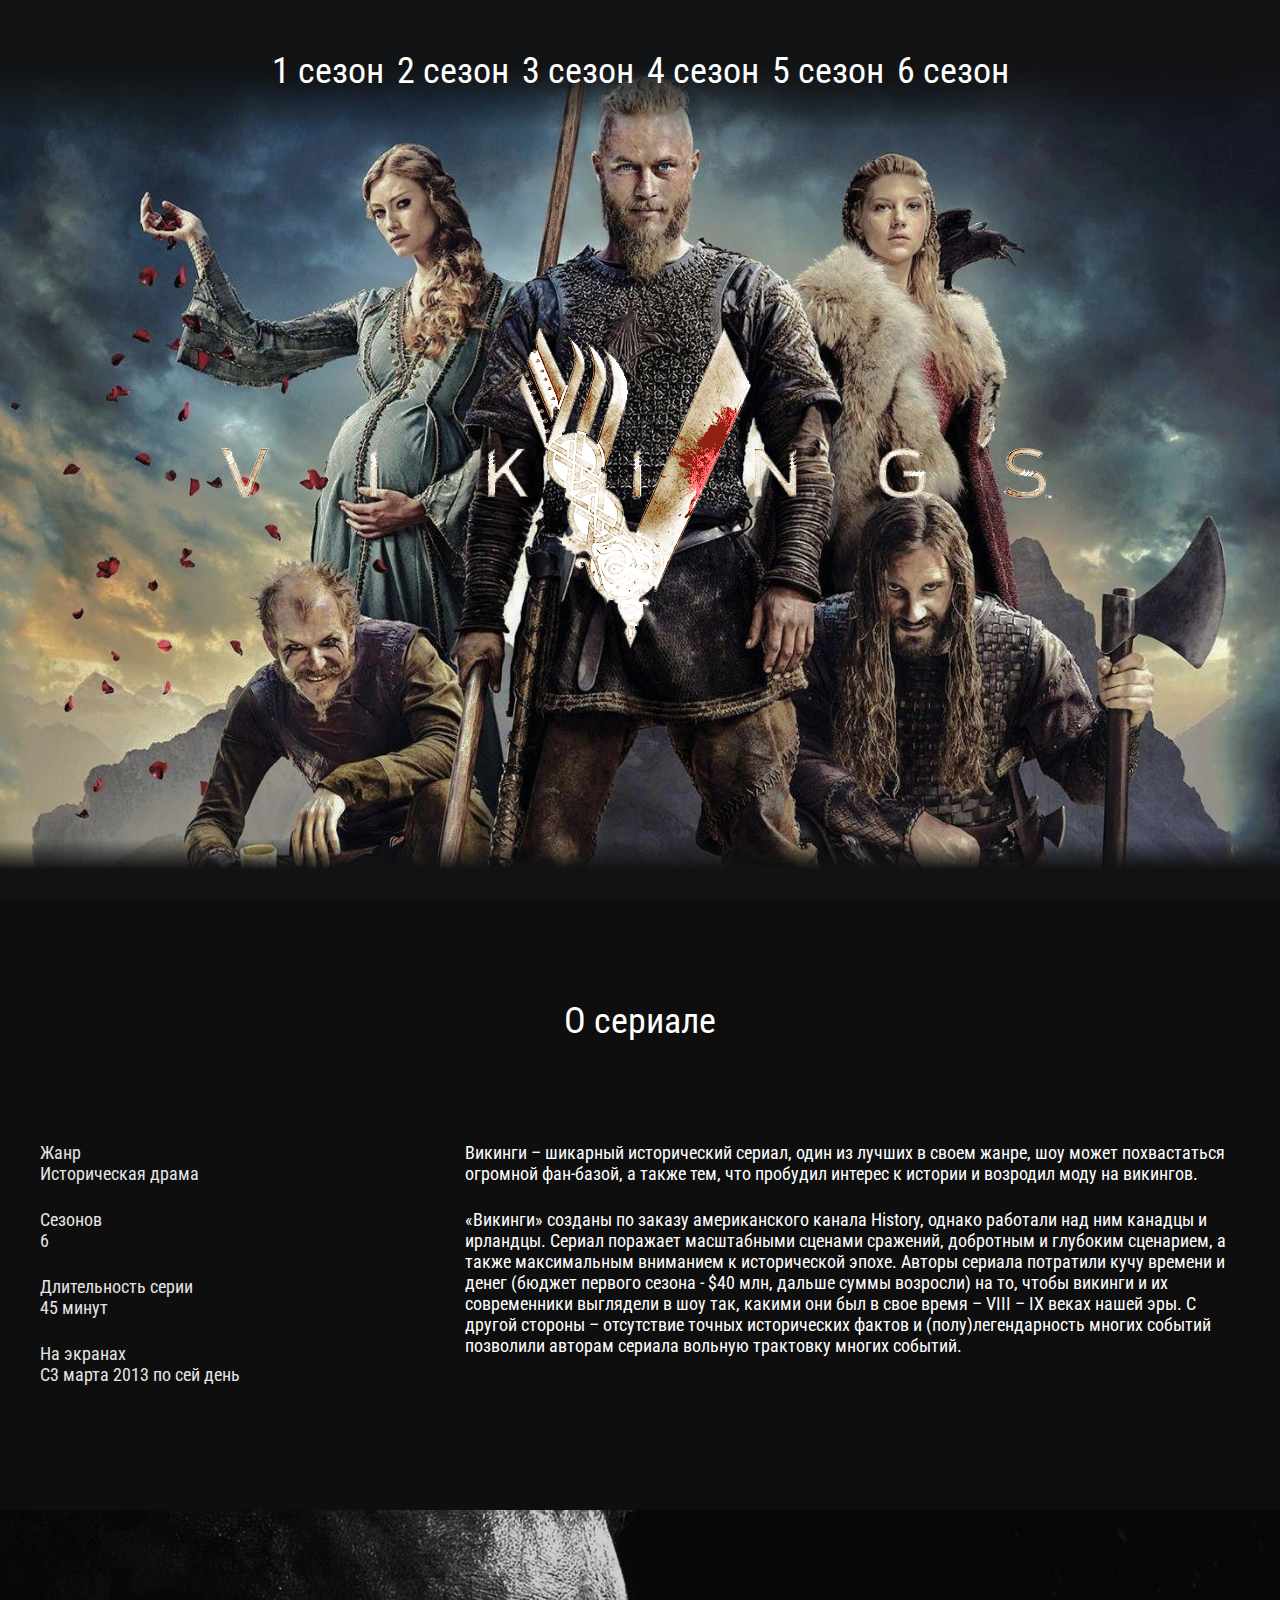
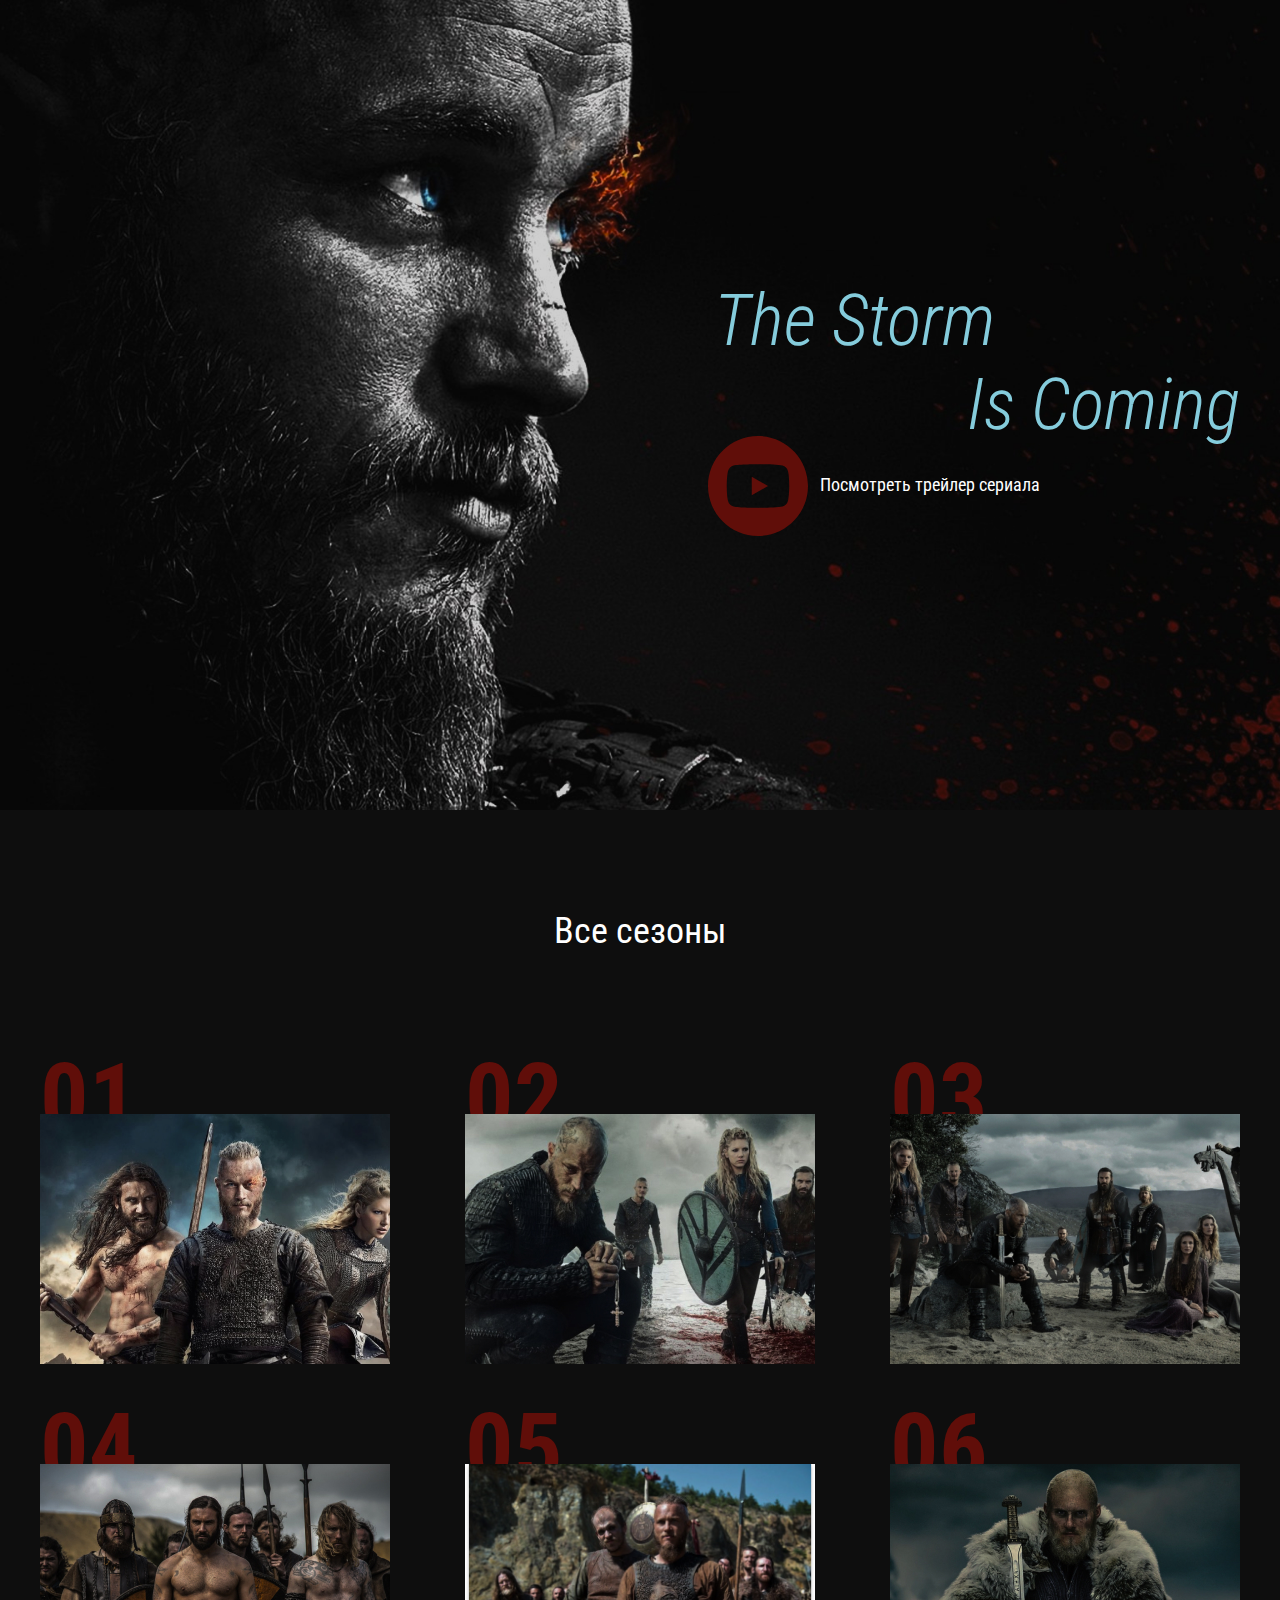
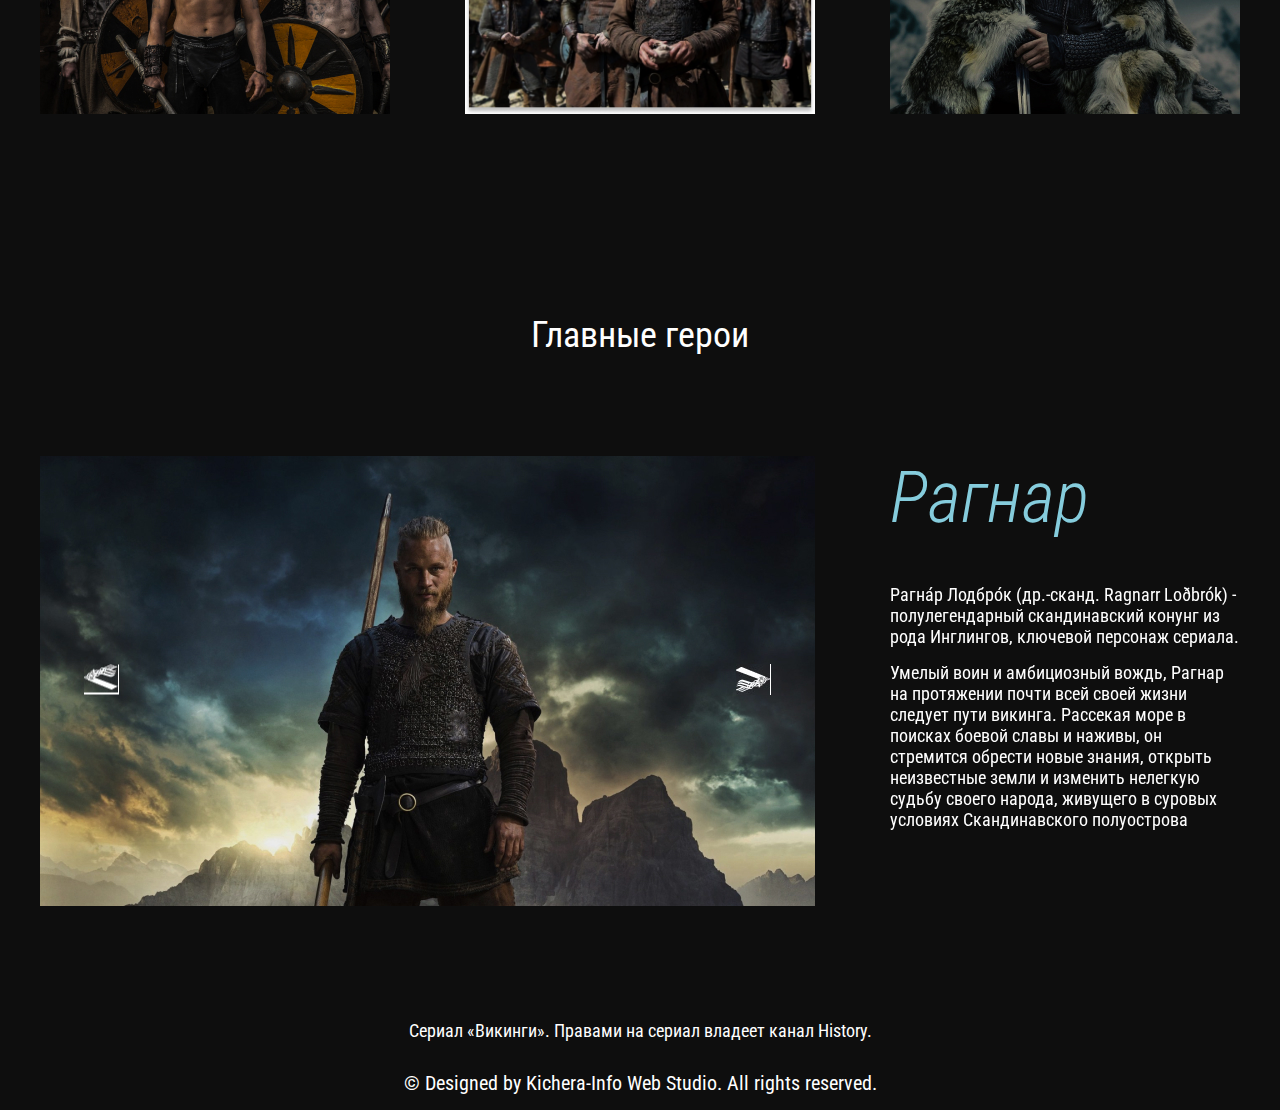
<file: index.html>
<!DOCTYPE html>
<html lang="ru">

<head>
  <meta charset="UTF-8">
  <meta name="viewport" content="width=device-width, initial-scale=1.0">
  <meta http-equiv="X-UA-Compatible" content="ie=edge">
  <title>Vikings</title>
  <link rel="preconnect" href="https://fonts.googleapis.com">
  <link rel="preconnect" href="https://fonts.gstatic.com" crossorigin>
  <link href="https://fonts.googleapis.com/css2?family=Roboto+Condensed:ital,wght@0,400;0,700;1,300&display=swap"
    rel="stylesheet">
  <link rel="stylesheet" href="css/reset.css">
  <link rel="stylesheet" href="css/slick.css">
  <link rel="stylesheet" href="css/jquery.fancybox.css">
  <link rel="stylesheet" href="css/style.css">
</head>

<body>
  <header class="header">
    <nav class="menu">
      <ul class="menu__list">
        <li class="menu__list-item">
          <a class="menu__list-link" href="season-1.html">1 сезон</a>
        </li>
        <li class="menu__list-item">
          <a class="menu__list-link" href="#">2 сезон</a>
        </li>
        <li class="menu__list-item">
          <a class="menu__list-link" href="#">3 сезон</a>
        </li>
        <li class="menu__list-item">
          <a class="menu__list-link" href="#">4 сезон</a>
        </li>
        <li class="menu__list-item">
          <a class="menu__list-link" href="#">5 сезон</a>
        </li>
        <li class="menu__list-item">
          <a class="menu__list-link" href="#">6 сезон</a>
        </li>
      </ul>
    </nav>
    <div class="logo">
      <img class="logo__img" src="images/logo.svg" alt=""></img>
    </div>
  </header>
  <section class="about section-page">
    <div class="container">
      <h3 class="title">О сериале</h3>
      <div class="about__inner">
        <ul class="about__info">
          <li class="about__info-item">Жанр<span>Историческая драма</span></li>
          <li class="about__info-item">Сезонов<span>6</span></li>
          <li class="about__info-item">Длительность серии<span>45 минут</span></li>
          <li class="about__info-item">На экранах<span>С3 марта 2013 по сей день</span></li>
        </ul>
        <div class="about__text">
          <p>Викинги – шикарный исторический сериал, один из лучших в своем жанре, шоу может похвастаться огромной
            фан-базой, а также тем, что пробудил интерес к истории и возродил моду на викингов.
          </p>
          <p>
            «Викинги» созданы по заказу американского канала History, однако работали над ним канадцы и ирландцы.
            Сериал поражает масштабными сценами сражений, добротным и глубоким сценарием, а также максимальным вниманием
            к исторической эпохе. Авторы сериала потратили кучу времени и денег (бюджет первого сезона - $40 млн, дальше
            суммы возросли) на то, чтобы викинги и их современники выглядели в шоу так, какими они был в свое время –
            VIII – IX веках нашей эры. С другой стороны – отсутствие точных исторических фактов и (полу)легендарность
            многих событий позволили авторам сериала вольную трактовку многих событий.
          </p>
        </div>
      </div>
    </div>
  </section>
  <section class="video">
    <div class="container">
      <h3 class="video__text">
        <span>The Storm</span>
        Is Coming
      </h3>
      <a class="video__btn" data-fancybox href="https://www.youtube.com/watch?v=czN4a0f_fQc?autoplay=0">Посмотреть трейлер сериала</a>
      
    </div>
  </section>
  <section class="seasons section-page">
    <div class="container">
      <h3 class="title">Все сезоны</h3>
      <ol class="seasons__inner">
        <li class="seasons__item" style="background-image: url('images/seasons-1.jpg');">
          <a class="seasons__link" href="#">Смотреть</a>
        </li>
        <li class="seasons__item" style="background-image: url('images/seasons-2.jpg');">
          <a class="seasons__link" href="#">Смотреть</a>
        </li>
        <li class="seasons__item" style="background-image: url('images/seasons-3.jpg');">
          <a class="seasons__link" href="#">Смотреть</a>
        </li>
        <li class="seasons__item" style="background-image: url('images/seasons-4.jpg');">
          <a class="seasons__link" href="#">Смотреть</a>
        </li>
        <li class="seasons__item" style="background-image: url('images/seasons-5.jpg');">
          <a class="seasons__link" href="#">Смотреть</a>
        </li>
        <li class="seasons__item" style="background-image: url('images/seasons-6.jpg');">
          <a class="seasons__link" href="#">Смотреть</a>
        </li>
      </ol>
    </div>
  </section>
  <section class="heroes section-page">
    <div class="container">
      <h3 class="title">Главные герои</h3>
      <div class="heroes__inner">
        <div class="heroes__slider-img">
          <img class="heroes__images" src="images/hero-1.jpg" alt=""></img>
          <img class="heroes__images" src="images/hero-1.jpg" alt=""></img>
          <img class="heroes__images" src="images/hero-1.jpg" alt=""></img>
        </div>
        <div class="heroes__slider-text">
          <div class="heroes__text">
            <h4 class="heroes__name">Рагнар</h4>
            <p>Рагна́р Лодбро́к (др.-сканд. Ragnarr Loðbrók) - полулегендарный скандинавский конунг из рода Инглингов, ключевой персонаж сериала.</p>
            <p>Умелый воин и амбициозный вождь, Рагнар на протяжении почти всей своей жизни следует пути викинга. Рассекая море в поисках боевой славы и наживы, он стремится обрести новые знания, открыть неизвестные земли и изменить нелегкую судьбу своего народа, живущего в суровых условиях Скандинавского полуострова</p>
          </div>
          <div class="heroes__text">
            <h4 class="heroes__name">Рагнар2</h4>
            <p>Рагна́р Лодбро́к (др.-сканд. Ragnarr Loðbrók) - полулегендарный скандинавский конунг из рода Инглингов, ключевой персонаж сериала.</p>
            <p>Умелый воин и амбициозный вождь, Рагнар на протяжении почти всей своей жизни следует пути викинга. Рассекая море в поисках боевой славы и наживы, он стремится обрести новые знания, открыть неизвестные земли и изменить нелегкую судьбу своего народа, живущего в суровых условиях Скандинавского полуострова</p>
          </div>
          <div class="heroes__text">
            <h4 class="heroes__name">Рагнар3</h4>
            <p>Рагна́р Лодбро́к (др.-сканд. Ragnarr Loðbrók) - полулегендарный скандинавский конунг из рода Инглингов, ключевой персонаж сериала.</p>
            <p>Умелый воин и амбициозный вождь, Рагнар на протяжении почти всей своей жизни следует пути викинга. Рассекая море в поисках боевой славы и наживы, он стремится обрести новые знания, открыть неизвестные земли и изменить нелегкую судьбу своего народа, живущего в суровых условиях Скандинавского полуострова</p>
          </div>
        </div>
      </div>
    </div>
  </section>
  <footer class="footer">
    <div class="container">
      <p class="copy">Сериал «Викинги». Правами на сериал владеет канал History.</p>
      <p class="copyright">&#169 Designed by Kichera-Info Web Studio. All rights reserved.</p>
    </div>
  </footer>
  <script src="js/jquery-3.6.3.min.js"></script>
  <script src="js/slick.min.js"></script>
  <script src="js/jquery.fancybox.min.js"></script>
  <script src="js/main.js"></script>
</body>

</html>
</file>
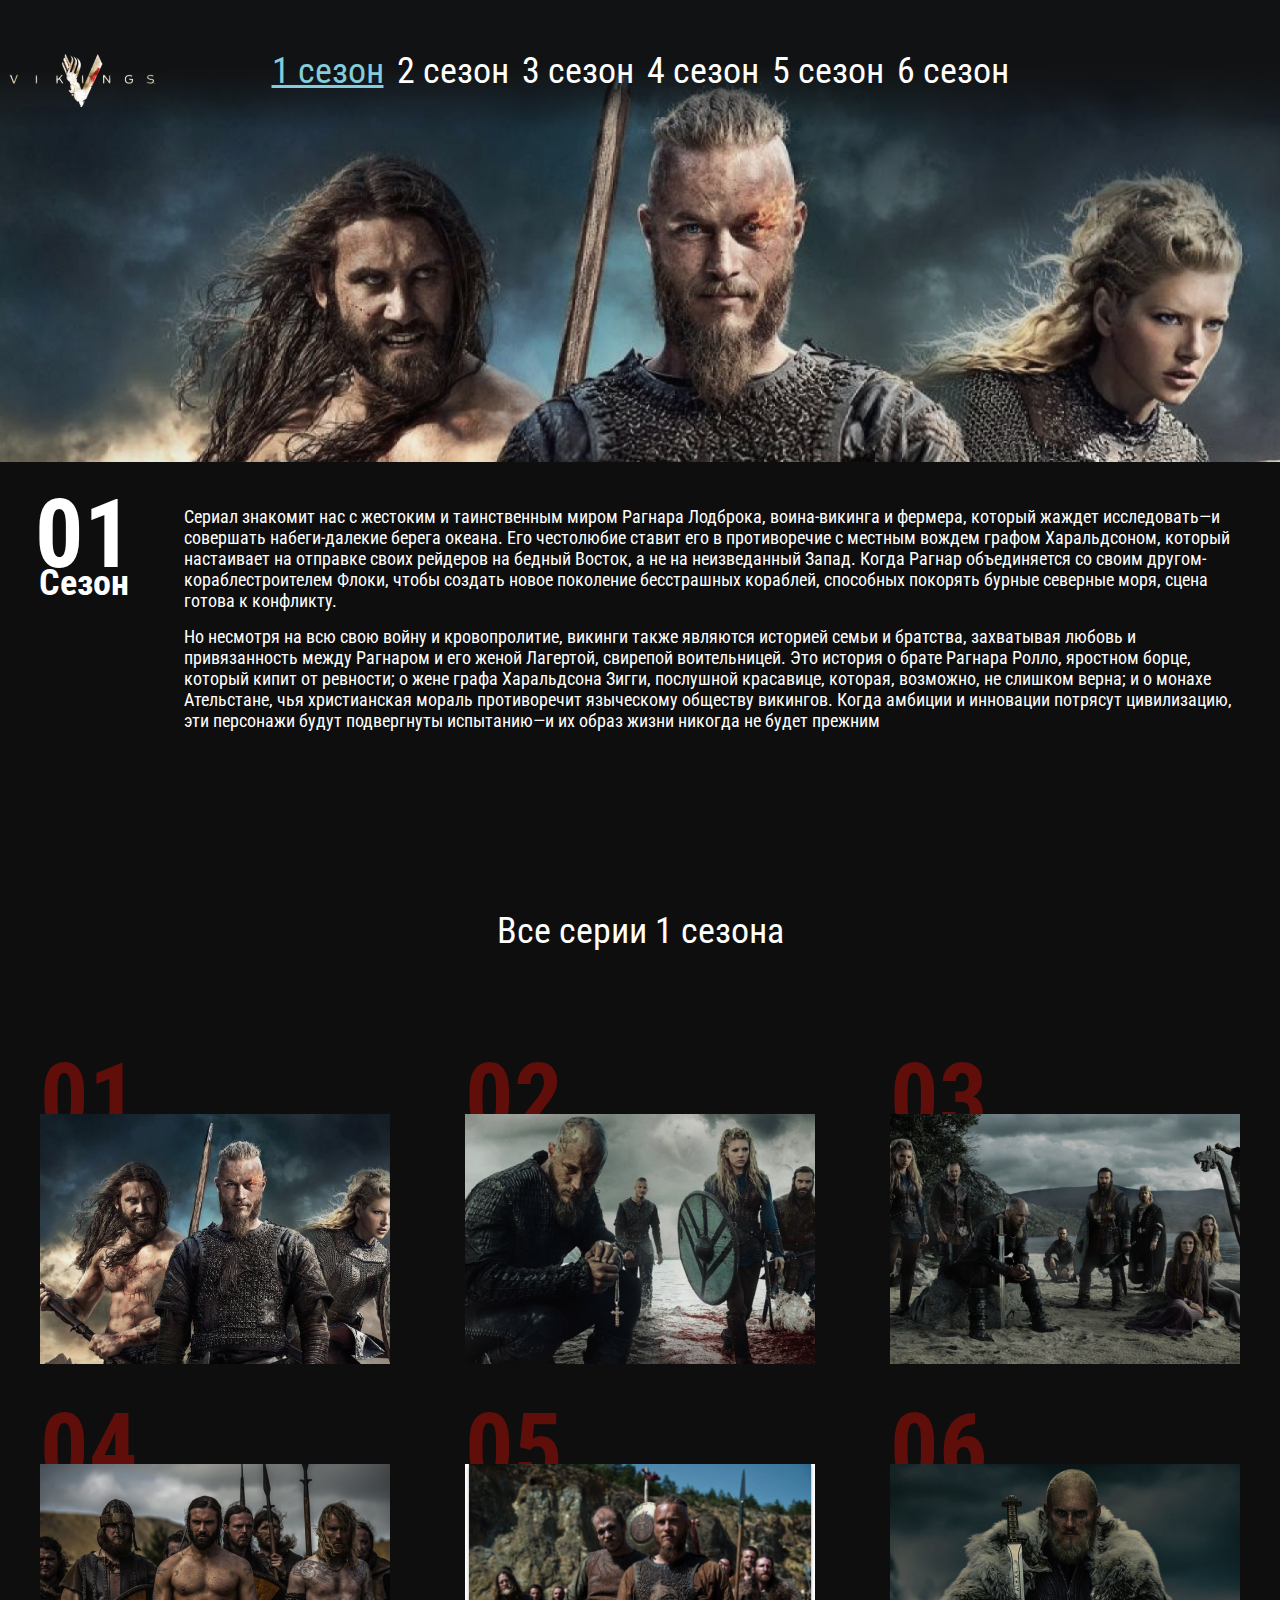
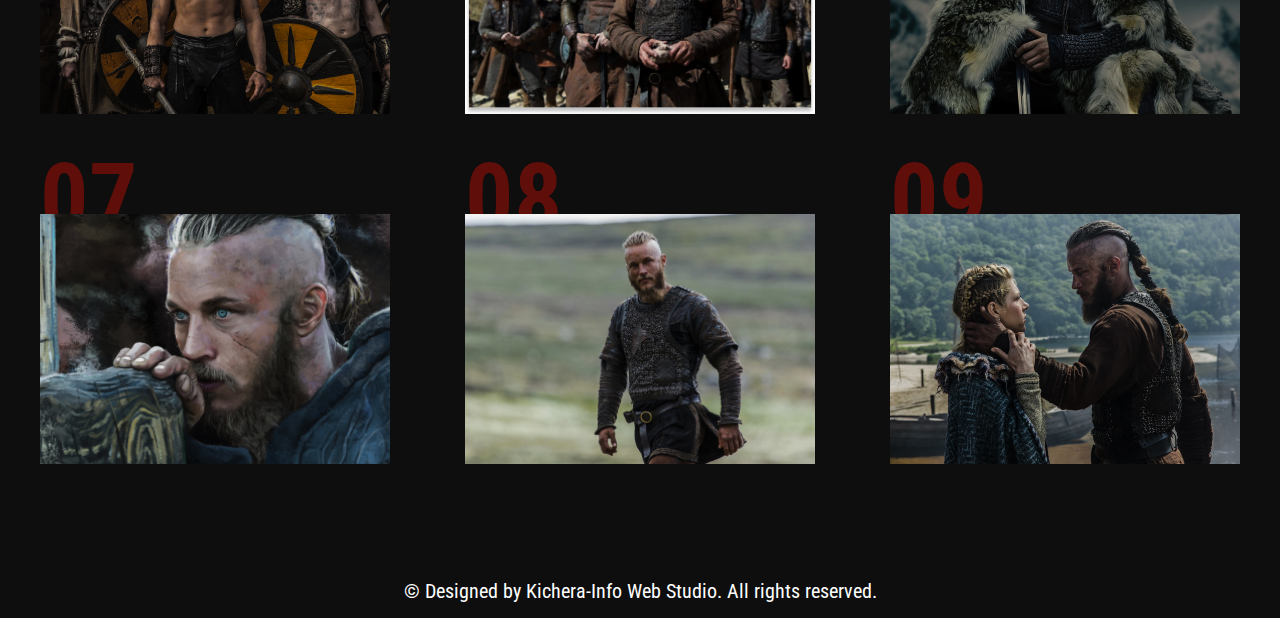
<file: season-1.html>
<!DOCTYPE html>
<html lang="ru">

<head>
  <meta charset="UTF-8">
  <meta name="viewport" content="width=device-width, initial-scale=1.0">
  <meta http-equiv="X-UA-Compatible" content="ie=edge">
  <title>Vikings</title>
  <link rel="preconnect" href="https://fonts.googleapis.com">
  <link rel="preconnect" href="https://fonts.gstatic.com" crossorigin>
  <link href="https://fonts.googleapis.com/css2?family=Roboto+Condensed:ital,wght@0,400;0,700;1,300&display=swap"
    rel="stylesheet">
  <link rel="stylesheet" href="css/reset.css">
  <link rel="stylesheet" href="css/slick.css">
  <link rel="stylesheet" href="css/jquery.fancybox.css">
  <link rel="stylesheet" href="css/style.css">
</head>

<body>
  <header class="page-header">
    <nav class="menu">
      <div class="menu__container">
        <a class="page-logo" href="index.html">
          <img src="images/page-logo.png" alt=""></img>
        </a>
        <ul class="menu__list">
          <li class="menu__list-item">
            <a class="menu__list-link menu__list-link--active" href="#">1 сезон</a>
          </li>
          <li class="menu__list-item">
            <a class="menu__list-link" href="#">2 сезон</a>
          </li>
          <li class="menu__list-item">
            <a class="menu__list-link" href="#">3 сезон</a>
          </li>
          <li class="menu__list-item">
            <a class="menu__list-link" href="#">4 сезон</a>
          </li>
          <li class="menu__list-item">
            <a class="menu__list-link" href="#">5 сезон</a>
          </li>
          <li class="menu__list-item">
            <a class="menu__list-link" href="#">6 сезон</a>
          </li>
        </ul>
      </div>
    </nav>
    <div class="season-info">
      <div class="season-info__num">01<span>Сезон</span></div>
      <div class="season-info__text">
        <p>Сериал знакомит нас с жестоким и таинственным миром Рагнара Лодброка, воина-викинга и фермера, который жаждет
          исследовать—и совершать набеги-далекие берега океана. Его честолюбие ставит его в противоречие с местным
          вождем графом Харальдсоном, который настаивает на отправке своих рейдеров на бедный Восток, а не на
          неизведанный Запад. Когда Рагнар объединяется со своим другом-кораблестроителем Флоки, чтобы создать новое
          поколение бесстрашных кораблей, способных покорять бурные северные моря, сцена готова к конфликту.</p>
        <p>Но несмотря на всю свою войну и кровопролитие, викинги также являются историей семьи и братства, захватывая
          любовь и привязанность между Рагнаром и его женой Лагертой, свирепой воительницей. Это история о брате Рагнара
          Ролло, яростном борце, который кипит от ревности; о жене графа Харальдсона Зигги, послушной красавице,
          которая, возможно, не слишком верна; и о монахе Ательстане, чья христианская мораль противоречит языческому
          обществу викингов. Когда амбиции и инновации потрясут цивилизацию, эти персонажи будут подвергнуты испытанию—и
          их образ жизни никогда не будет прежним</p>
      </div>
    </div>
  </header>
  <section class="seasons section-page">
    <div class="container">
      <h3 class="title">Все серии 1 сезона</h3>
      <ol class="seasons__inner">
        <li class="seasons__item" style="background-image: url('images/seasons-1.jpg');">
          <a class="seasons__link" data-fancybox="gallery" href="https://youtu.be/2-2eHT4dZ4Y?autoplay=0">Смотреть</a>
        </li>
        <li class="seasons__item" style="background-image: url('images/seasons-2.jpg');">
          <a class="seasons__link" data-fancybox="gallery" href="https://youtu.be/2-2eHT4dZ4Y?autoplay=0">Смотреть</a>
        </li>
        <li class="seasons__item" style="background-image: url('images/seasons-3.jpg');">
          <a class="seasons__link" data-fancybox="gallery" href="https://youtu.be/2-2eHT4dZ4Y?autoplay=0">Смотреть</a>
        </li>
        <li class="seasons__item" style="background-image: url('images/seasons-4.jpg');">
          <a class="seasons__link" data-fancybox="gallery" href="https://youtu.be/2-2eHT4dZ4Y?autoplay=0">Смотреть</a>
        </li>
        <li class="seasons__item" style="background-image: url('images/seasons-5.jpg');">
          <a class="seasons__link" data-fancybo="gallery" x href="https://youtu.be/2-2eHT4dZ4Y?autoplay=0">Смотреть</a>
        </li>
        <li class="seasons__item" style="background-image: url('images/seasons-6.jpg');">
          <a class="seasons__link" data-fancybox="gallery" href="https://youtu.be/2-2eHT4dZ4Y?autoplay=0">Смотреть</a>
        </li>
        <li class="seasons__item" style="background-image: url('images/seasons-7.jpg');">
          <a class="seasons__link" data-fancybox="gallery" href="https://youtu.be/2-2eHT4dZ4Y?autoplay=0">Смотреть</a>
        </li>
        <li class="seasons__item" style="background-image: url('images/seasons-8.jpg');">
          <a class="seasons__link" data-fancybox="gallery" href="https://youtu.be/2-2eHT4dZ4Y?autoplay=0">Смотреть</a>
        </li>
        <li class="seasons__item" style="background-image: url('images/seasons-9.jpg');">
          <a class="seasons__link" data-fancybox="gallery" href="https://youtu.be/2-2eHT4dZ4Y?autoplay=0">Смотреть</a>
        </li>
      </ol>
    </div>
  </section>
  <footer class="footer">
    <div class="container">
      <p class="copyright">&#169 Designed by Kichera-Info Web Studio. All rights reserved.</p>
    </div>
  </footer>

  <script src="js/jquery-3.6.3.min.js"></script>
  <script src="js/slick.min.js"></script>
  <script src="js/jquery.fancybox.min.js"></script>
  <script src="js/main.js"></script>
</body>

</html>
</file>
<file: css/style.css>
html {
  box-sizing: border-box;
}

*, *::before,
*::after {
  box-sizing: inherit;
}

body {
  background-color: #0e0e0e;
  color: #fff;
  font-weight: 400;
  font-family: 'Roboto Condensed', 'sans-serf';
  font-size: 18px;
  line-height: 21px;
}

a {
  color: inherit;
  text-decoration: none;
}

ul {
  list-style-type: none;
}

.container {
  max-width: 1220px;
  padding: 0 10px;
  margin: 0 auto;
}

.section-page {
  padding: 100px 0;
}

.title {
  text-align: center;
  margin-bottom: 100px;
  font-size: 36px;
  font-weight: 400;
  line-height: 42px;

}

/* *==== HEADER ========== */

.header {
  background-image: url(../images/header-bg.jpg);
  background-repeat: no-repeat;
  background-size: cover;
  background-position: center 50px;
  min-height: 100vh;
  text-align: center;
}

.header::after {
  content: '';
  position: absolute;
  height: 70px;
  bottom: 0;
  left: 0;
  width: 100%;
  background: linear-gradient(180deg, #111213 0%, #111213 43.62%, rgba(32, 31, 33, 0) 86.33%);
  transform: rotate(180deg);

}
.menu {
  position: relative;
  padding: 50px 0 58px;
  background: linear-gradient(180deg, #111213 0%, #111213 43.62%, rgba(32, 31, 33, 0) 86.33%);
}

.menu__list {
  display: flex;
  justify-content: center;
  gap: 0 13px;
}



.menu__list-link {

  font-size: 36px;
  line-height: 42px;
  transition: all 0.8s;
}

.menu__list-link:hover {
  color: #85ccdc;
  text-decoration: underline;
}

.logo {
  padding-top: 178px;
}


/* *===== ABOUT ========== */

.about {}


.about__inner {
  display: flex;
}

.about__info {
  width: 375px;
  margin-right: 50px;
  flex: none;
}

.about__info-item {
  margin-bottom: 25px;
  color: #e5e5e5;
}

.about__info-item span {
  display: block;
}

.about__text p {
  margin-bottom: 25px;
}

/* *======= VIDEO ============= */

.video {
  background-image: url('../images/video-bg.jpg');
  height: 100vh;
  background-repeat: no-repeat;
  background-size: cover;
  background-position: center center;
  text-align: right;

}

.video__text {
  font-size: 72px;
  font-style: italic;
  font-weight: 300;
  line-height: 84px;
  color: #85ccdc;
  padding-top: 41vh;
  margin-bottom: 3vh;
}

.video__text span {
  display: block;
  padding-right: 245px;
}

.video__btn {
  padding-left: 112px;
  position: relative;
  margin-right: 200px;
}

.video__btn::before {
  content: '';
  position: absolute;
  width: 100px;
  height: 100px;
  left: 0;
  top: -180%;
  background-image: url('../images/youtube-btn.svg');
}

/* * ==== SEASONS ============ */

.seasons {}

.seasons__inner {
  display: grid;
  grid-template-columns: repeat(3, 1fr);
  grid-gap: 100px 75px;
  counter-reset: myCounter;
  padding-top: 62px;
}

.seasons__item {
  width: 350px;
  height: 250px;
  background-repeat: no-repeat;
  background-size: cover;
  background-position: center center;
  list-style-type: none;
  position: relative;
  display: flex;
  justify-content: center;
  align-items: center;
}

.seasons__item:hover .seasons__link {
  opacity: 1;
}

.seasons__item::before {
  position: absolute;
  content: "0"counter(myCounter);
  counter-increment: myCounter;
  font-weight: 700;
  font-size: 96px;
  line-height: 112px;
  color: #600e09;
  left: 0;
  top: -72px;
  z-index: -1;
}

.seasons__item:hover::after {
  content: '';
  position: absolute;
  top: 0;
  left: 0;
  right: 0;
  bottom: 0;
  background: rgba(14, 14, 14, 0.8);
}

.seasons__link {
  font-size: 36px;
  line-height: 42px;
  padding: 12px 78px 11px;
  background-color: #0e0e0e;
  opacity: 0;
  transition: all 0.7s;
  z-index: 2;
}

/* *====== HEROES ========== */

.heroes {}

.heroes__inner {
  display: flex;
  justify-content: space-between;
}

.heroes__slider-img {
  max-width: 775px;
}

.heroes__images {}

.heroes__slider-text {
  max-width: 350px;
}

.heroes__text p {
  margin-bottom: 15px;
}

.slick-btn {
  position: absolute;
  top: 50%;
  transform: translateY(-50%);
  border: none;
  background-color: transparent;
  z-index: 5;
  cursor: pointer;
  outline: none;
}

.slick-prev {
  left: 38px;
}

.slick-next {
  right: 38px;
}

.heroes__name {
  font-style: italic;
  font-weight: 300;
  font-size: 72px;
  line-height: 84px;
  color: #85ccdc;
  margin-bottom: 44px;
}

/* *===== FOOTER ========== */

.copy {
  padding: 14px 0 15px;
  text-align: center;
}

.copyright {
  padding: 15px 0 15px;
  font-size: 20px;
  line-height: 24px;
  text-align: center;
}

/* * ======SEASON-1 ======== */

.menu__list-link--active {
  color: #85ccdc;
  text-decoration: underline;
}

.page-header {
  background-image: url('../images/seasons-1.jpg');
  height: 90vh;
  background-repeat: no-repeat;
  background-size: cover;
  background-position: center;
  position: relative;
}

.menu__container {
  max-width: 1385px;
  margin: 0 auto;
  position: relative;
}

.page-logo {
  position: absolute;
  left: 0;
}

.season-info {
  position: absolute;
  bottom: 0;
  left: 0;
  right: 0;
  margin: 0 auto;
  max-width: 1385px;
  display: flex;
  padding: 44px 47px 64px 35px;
  background-color: #0e0e0e;
}

.season-info__num {
  font-weight: bold;
  font-size: 96px;
  line-height: 56px;
  text-align: center;
  margin-right: 51px;
}

.season-info__num span {
  display: block;
  font-size: 36px;
  line-height: 42px;
}

.season-info__text p {
  margin-bottom: 15px;
}
</file>
